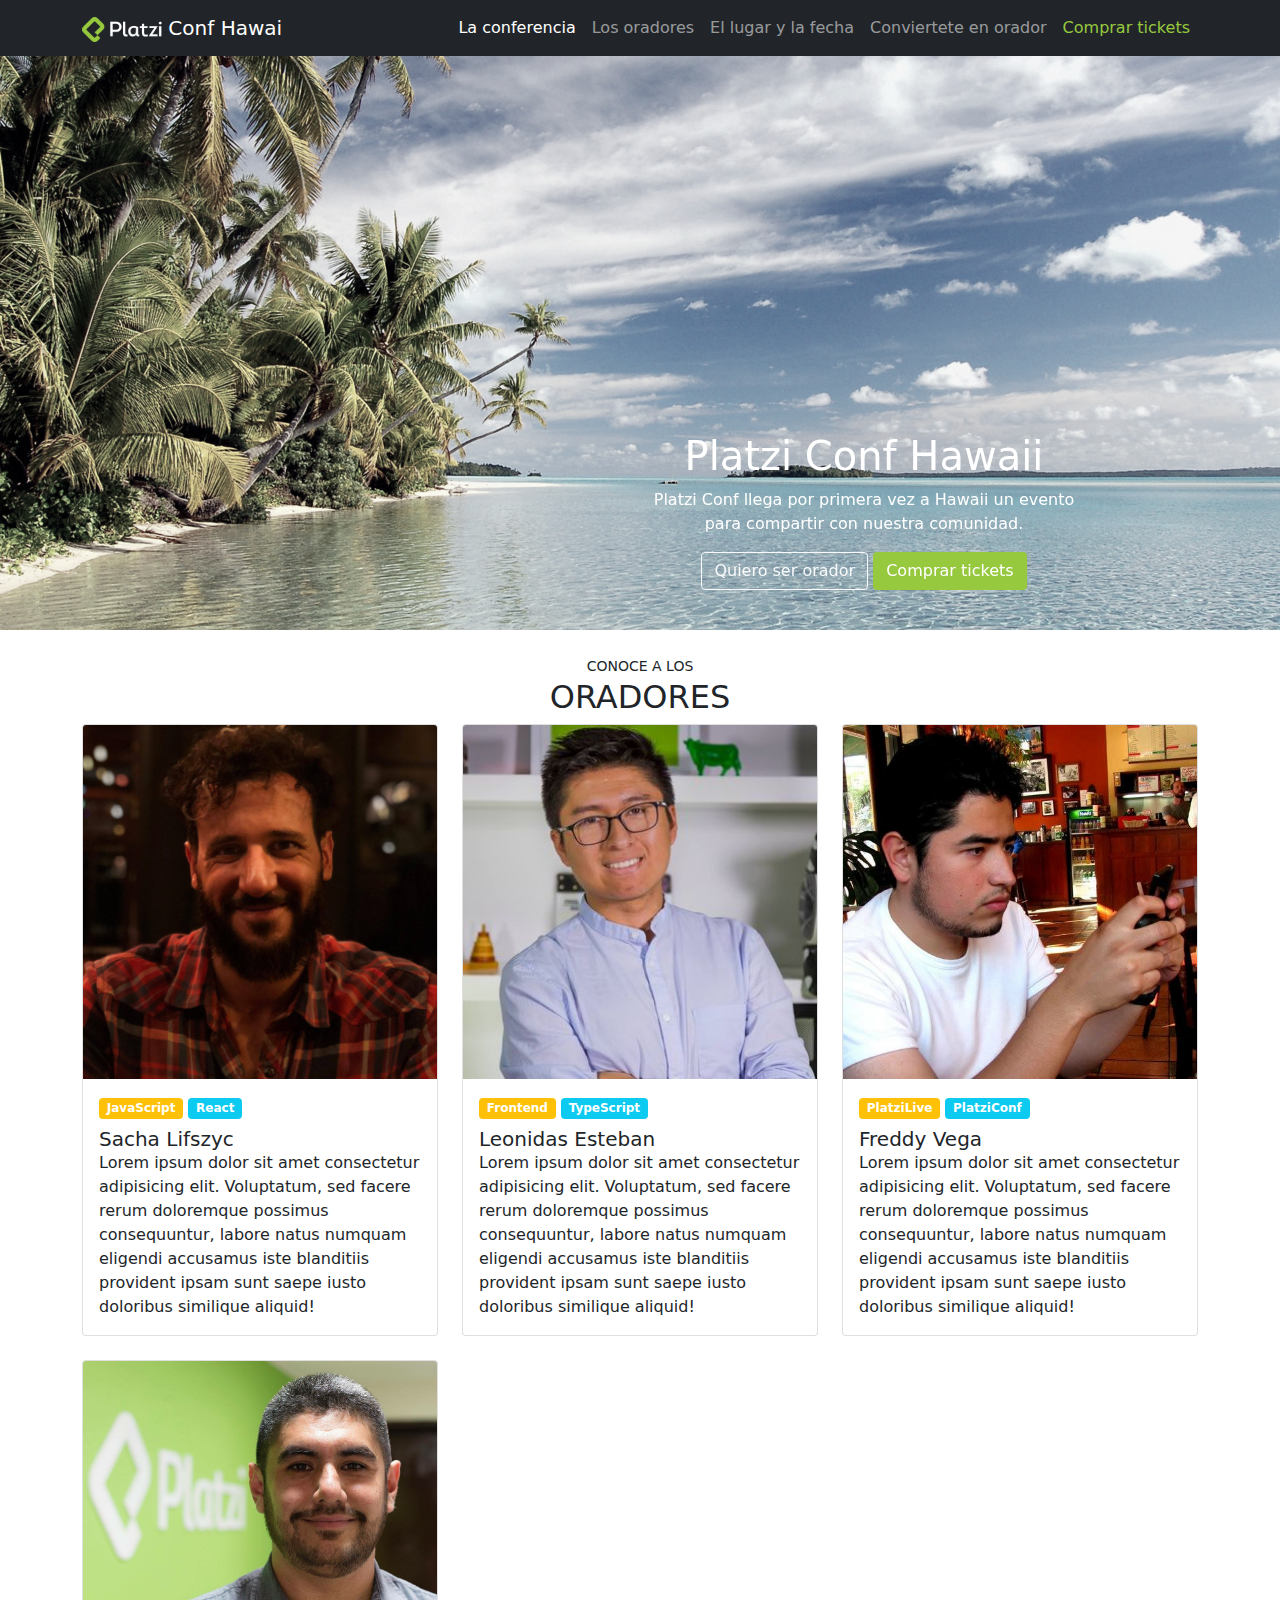
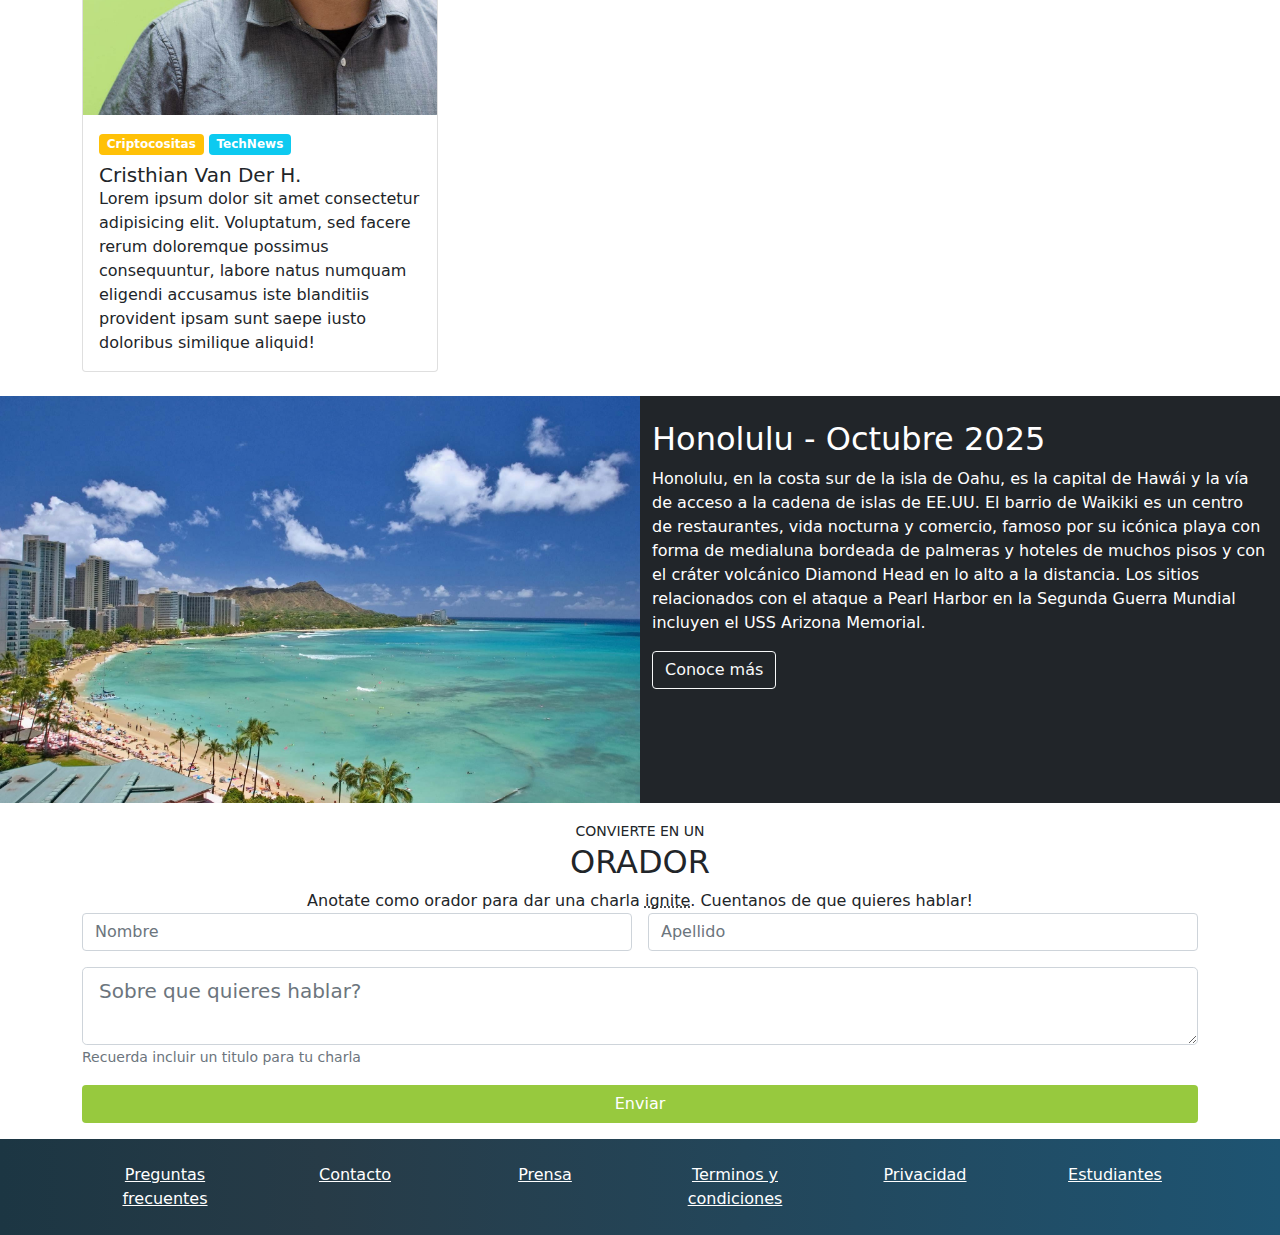
<file: index.html>
<!doctype html>
<html lang="en">
  <head>
    <!-- Required meta tags -->
    <meta charset="utf-8">
    <meta name="viewport" content="width=device-width, initial-scale=1">

    <!-- Bootstrap CSS -->
    <!-- <link href="https://cdn.jsdelivr.net/npm/bootstrap@5.0.1/dist/css/bootstrap.min.css" rel="stylesheet" integrity="sha384-+0n0xVW2eSR5OomGNYDnhzAbDsOXxcvSN1TPprVMTNDbiYZCxYbOOl7+AMvyTG2x" crossorigin="anonymous"> -->
    <link href="css/bootstrap.min.css" rel="stylesheet">
    <link href="css/index.css" rel="stylesheet">

    <title>Hello, world!</title>
  </head>
  <body data-bs-spy="scroll" data-bs-target="#navbar" data-bs-offset="56.52">
    <!-- Header -->
    <header>
        <nav id="nav" class="navbar navbar-expand-lg navbar-dark bg-dark fixed-top">
            <div class="container">
              <a class="navbar-brand" href="#">
                  <img src="assets/images/platzi-logo.png" alt="logo">
                  Conf Hawai
              </a>
              <button class="navbar-toggler" type="button" data-bs-toggle="collapse" data-bs-target="#navbar" aria-controls="navbarSupportedContent" aria-expanded="false" aria-label="Toggle navigation">
                <span class="navbar-toggler-icon"></span>
              </button>
              <div class="collapse navbar-collapse" id="navbar">
                <ul class="navbar-nav ms-auto mb-2 mb-lg-0">
                  <li class="nav-item">
                    <a class="nav-link" aria-current="page" href="#main">La conferencia</a>
                  </li>
                  <li class="nav-item">
                    <a class="nav-link" href="#speakers">Los oradores</a>
                  </li>
                  <li class="nav-item">
                    <a class="nav-link" href="#place-time">El lugar y la fecha</a>
                  </li>
                  <li class="nav-item">
                    <a class="nav-link" href="#conviertete-en-orador">Conviertete en orador</a>
                  </li>
                  <li class="nav-item">
                    <a class="nav-link text-platzi" href="#" data-bs-toggle="modal" data-bs-target="#modalCompra">Comprar tickets</a>
                  </li>                  
                </ul>                
              </div>
            </div>
        </nav>
    </header>
    
    <!-- /Header -->
    <!-- Main-->
    <main id="main">
      <div id="carouselExampleFade" class="carousel slide carousel-fade" data-bs-ride="carousel" data-bs-pause=“false”>
        <div class="carousel-inner">
          <div class="carousel-item active">
            <img src="assets/images/hawaii.jpg" class="d-block w-100" alt="Hawaii 1">
          </div>
          <div class="carousel-item">
            <img src="assets/images/hawaii.jpg" class="d-block w-100" alt="Hawaii 2">
          </div>
          <div class="carousel-item">
            <img src="assets/images/hawaii3.jpg" class="d-block w-100" alt="Hawaii 3">
          </div>          
        </div>
        <div class="overlay carousel-caption">
          <div class="container">
            <div class="row align-items-center">
              <div class="col-md-6 offset-md-6">
                <h1>Platzi Conf Hawaii</h1>
                <p class="d-none d-md-block">Platzi Conf llega por primera vez a Hawaii un evento para compartir con nuestra comunidad.</p>
                <a href="#" class="btn btn-outline-light">Quiero ser orador</a>
                <button type="button" class="btn btn-platzi" data-bs-toggle="modal" data-bs-target="#modalCompra">Comprar tickets</button>
              </div>
            </div>
          </div>
        </div>       
      </div>
    </main>    
    <!-- /Main-->

    <!-- Speakers-->
    <section id="speakers" class="mt-4">
      <div class="container">
        <div class="row">
          <div class="col text-center text-uppercase">
            <small>Conoce a los</small>
            <h2>Oradores</h2>            
          </div>
        </div>
        <div class="row">
          <div class="col-12 col-md-6 col-lg-4 mb-4">
            <div class="card">
              <img src="assets/speakers/sacha.jpg" class="card-img-top" alt="...">
              <div class="card-body">
                <div class="badges mb-2">
                  <span class="badge bg-warning">JavaScript</span>
                  <span class="badge bg-info">React</span>
                </div>
                <h5 class="card-title mb-0">Sacha Lifszyc</h5>
                <p class="card-text">Lorem ipsum dolor sit amet consectetur adipisicing elit. Voluptatum, sed facere rerum doloremque possimus consequuntur, labore natus numquam eligendi accusamus iste blanditiis provident ipsam sunt saepe iusto doloribus similique aliquid!</p>                
              </div>
            </div>
          </div>
          <div class="col-12 col-md-6 col-lg-4 mb-4">
            <div class="card">
              <img src="assets/speakers/leonidas2.jpeg" class="card-img-top" alt="...">
              <div class="card-body">
                <div class="badges mb-2">
                  <span class="badge bg-warning">Frontend</span>
                  <span class="badge bg-info">TypeScript</span>
                </div>
                <h5 class="card-title mb-0">Leonidas Esteban</h5>
                <p class="card-text">Lorem ipsum dolor sit amet consectetur adipisicing elit. Voluptatum, sed facere rerum doloremque possimus consequuntur, labore natus numquam eligendi accusamus iste blanditiis provident ipsam sunt saepe iusto doloribus similique aliquid!</p>                
              </div>
            </div>
          </div>
          <div class="col-12 col-md-6 col-lg-4 mb-4">
            <div class="card">
              <img src="assets/speakers/freddy.jpeg" class="card-img-top" alt="...">
              <div class="card-body">
                <div class="badges mb-2">
                  <span class="badge bg-warning">PlatziLive</span>
                  <span class="badge bg-info">PlatziConf</span>
                </div>
                <h5 class="card-title mb-0">Freddy Vega</h5>
                <p class="card-text">Lorem ipsum dolor sit amet consectetur adipisicing elit. Voluptatum, sed facere rerum doloremque possimus consequuntur, labore natus numquam eligendi accusamus iste blanditiis provident ipsam sunt saepe iusto doloribus similique aliquid!</p>                
              </div>
            </div>
          </div>
          <div class="col-12 col-md-6 col-lg-4 mb-4">
            <div class="card">
              <img src="assets/speakers/cvander.jpeg" class="card-img-top" alt="...">
              <div class="card-body">
                <div class="badges mb-2">
                  <span class="badge bg-warning">Criptocositas</span>
                  <span class="badge bg-info">TechNews </span>
                </div>
                <h5 class="card-title mb-0">Cristhian Van Der H.</h5>
                <p class="card-text">Lorem ipsum dolor sit amet consectetur adipisicing elit. Voluptatum, sed facere rerum doloremque possimus consequuntur, labore natus numquam eligendi accusamus iste blanditiis provident ipsam sunt saepe iusto doloribus similique aliquid!</p>                
              </div>
            </div>
          </div>          
        </div>
      </div>
    </section>
    <!-- /Speakers-->

    <!-- Lugar y Fecha-->
    <section id="place-time">
      <div class="container-fluid">
        <div class="row">
          <div class="col-12 col-lg-6 px-0">
            <img src="assets/images/honolulu.jpg" alt="honolulu" />
          </div>
          <div class="col-12 col-lg-6 pt-4 pb-4">
            <h2>Honolulu - Octubre 2025</h2>
            <p>Honolulu, en la costa sur de la isla de Oahu, es la capital de Hawái y la vía de acceso a la cadena de islas de EE.UU. El barrio de Waikiki es un centro de restaurantes, vida nocturna y comercio, famoso por su icónica playa con forma de medialuna bordeada de palmeras y hoteles de muchos pisos y con el cráter volcánico Diamond Head en lo alto a la distancia. Los sitios relacionados con el ataque a Pearl Harbor en la Segunda Guerra Mundial incluyen el USS Arizona Memorial. </p>
            <a class="btn btn-outline-light" href="#">Conoce más</a>
          </div>
        </div>        
      </div>
    </section>
    <!-- /Lugar y Fecha-->

    <!-- Convierte en orador -->
    <section id="conviertete-en-orador" class="pt-3 pb-3">
      <div class="container">
        <div class="row">
          <div class="col text-uppercase text-center">
            <small>Convierte en un</small>
            <h2>Orador</h2>
          </div>
        </div>
        <div class="row">
          <div class="col text-center">
            Anotate como orador para dar una charla <abbr data-bs-toggle="tooltip" data-bs-placement="top" title="Tooltip on top">ignite</abbr>.
            Cuentanos de que quieres hablar!            
          </div>
        </div>
        <div class="row">
          <div class="col">
            <form class="row g-3">
              <div class="col-md-6">
                <input type="text" class="form-control" placeholder="Nombre">
              </div>
              <div class="col-md-6">
                <input type="text" class="form-control" placeholder="Apellido">
              </div>
              <div class="col-md-12">
                <textarea name="text" class="form-control form-control-lg" 
                  placeholder="Sobre que quieres hablar?"></textarea>
                <small class="form-text text-muted">
                  Recuerda incluir un titulo para tu charla
                </small>
              </div>
              <div class="d-grid gap-2">
                <button type="button" class="btn btn-platzi">Enviar</button>
              </div>
            </form>
          </div>
        </div>
      </div>
    </section>
    <!-- /Convierte en orador -->

    <!-- Footer -->
    <footer id="footer" class="pb-4 pt-4">
        <div class="container">
            <div class="row text-center">
                <div class="col-12 col-lg">
                    <a href="#">Preguntas frecuentes</a>
                </div>
                <div class="col-12 col-lg">
                    <a href="#">Contacto</a>
                </div>
                <div class="col-12 col-lg">
                    <a href="#">Prensa</a>
                </div>
                <div class="col-12 col-lg">
                    <a href="#">Terminos y condiciones</a>
                </div>
                <div class="col-12 col-lg">
                    <a href="#">Privacidad</a>
                </div>
                <div class="col-12 col-lg">
                    <a href="#">Estudiantes</a>
                </div>
            </div>
        </div>
    </footer>
    <!-- /Footer -->

    <!-- Modal -->
    <div class="modal fade" id="modalCompra" tabindex="-1" aria-labelledby="exampleModalLabel" aria-hidden="true">
      <div class="modal-dialog">
        <div class="modal-content">
          <div class="modal-header">
            <h5 class="modal-title" id="exampleModalLabel">Comprar tickets</h5>
            <button type="button" class="btn-close" data-bs-dismiss="modal" aria-label="Close"></button>
          </div>
          <div class="modal-body">
            <fom>
              <div class="form-row">
                <div class="form-group col">
                  <div class="input-group mb-3">
                    <span class="input-group-text" id="basic-addon1">@</span>
                    <input type="text" class="form-control" placeholder="Username" aria-label="Username" aria-describedby="basic-addon1">
                  </div>
                </div>
              </div>
            </fom>
            <div class="alert alert-warning" role="alert">
              Recibirás un correo de confirmación si sales sorteado.
            </div>
          </div>
          <div class="modal-footer">
            <button type="button" class="btn btn-secondary" data-bs-dismiss="modal">Cancelar</button>
            <button type="button" class="btn btn-platzi">Comprar</button>
          </div>
        </div>
      </div>
    </div>
    <!-- /Modal -->

    <!-- Optional JavaScript; choose one of the two! -->

    <!-- Option 1: Bootstrap Bundle with Popper -->
    <!-- <script src="https://cdn.jsdelivr.net/npm/bootstrap@5.0.1/dist/js/bootstrap.bundle.min.js" integrity="sha384-gtEjrD/SeCtmISkJkNUaaKMoLD0//ElJ19smozuHV6z3Iehds+3Ulb9Bn9Plx0x4" crossorigin="anonymous"></script> -->
    <script src="js/bootstrap.bundle.min.js"></script>
    <script src="js/index.js"></script>

    <!-- Option 2: Separate Popper and Bootstrap JS -->
    <!--
    <script src="https://cdn.jsdelivr.net/npm/@popperjs/core@2.9.2/dist/umd/popper.min.js" integrity="sha384-IQsoLXl5PILFhosVNubq5LC7Qb9DXgDA9i+tQ8Zj3iwWAwPtgFTxbJ8NT4GN1R8p" crossorigin="anonymous"></script>
    <script src="https://cdn.jsdelivr.net/npm/bootstrap@5.0.1/dist/js/bootstrap.min.js" integrity="sha384-Atwg2Pkwv9vp0ygtn1JAojH0nYbwNJLPhwyoVbhoPwBhjQPR5VtM2+xf0Uwh9KtT" crossorigin="anonymous"></script>
    -->
  </body>
</html>
</file>
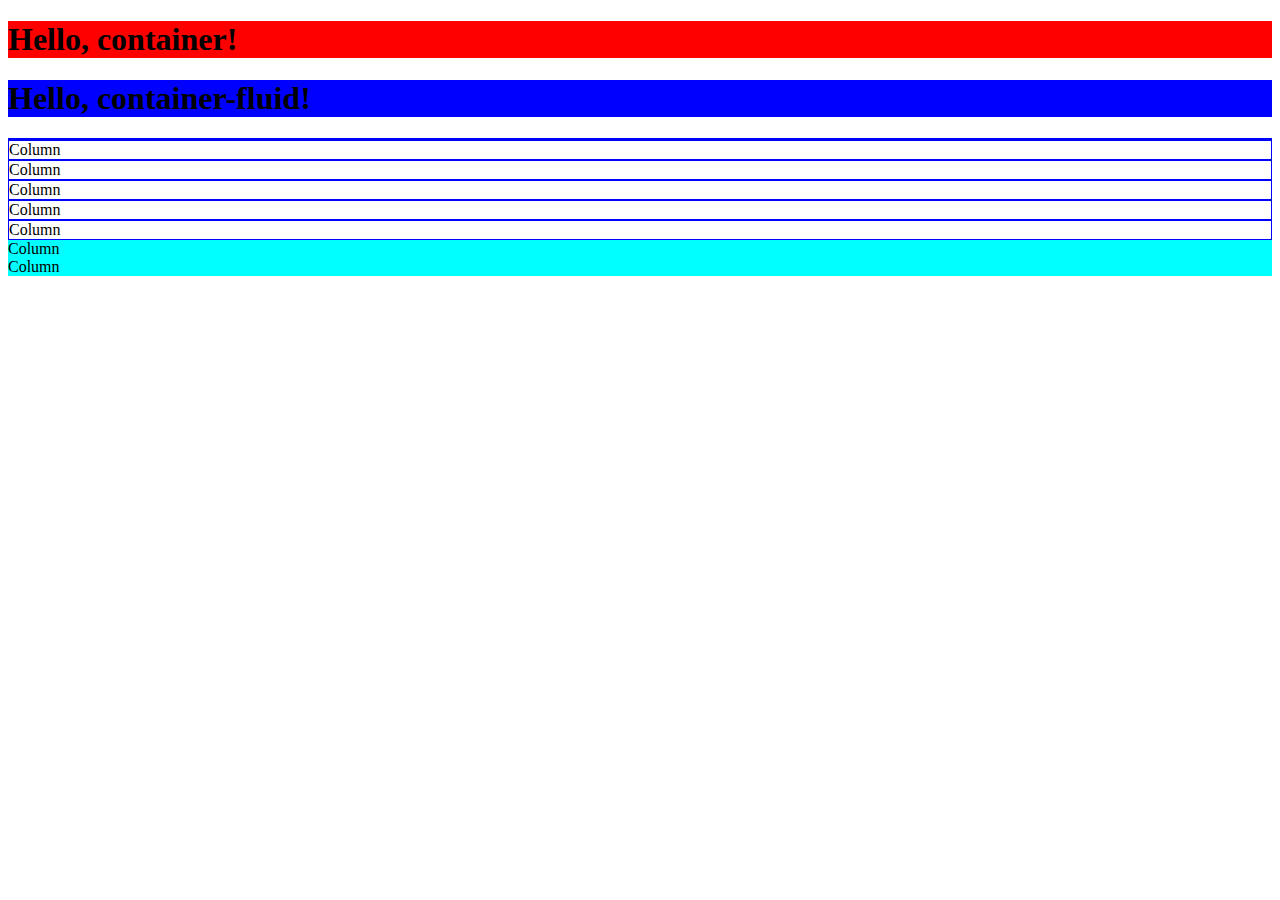
<file: container-bootstrap.html>
<!doctype html>
<html lang="en">
  <head>
    <!-- Required meta tags -->
    <meta charset="utf-8">
    <meta name="viewport" content="width=device-width, initial-scale=1">

    <!-- Bootstrap CSS -->
    <link href="https://cdn.jsdelivr.net/npm/bootstrap@5.0.1/dist/css/bootstrap.min.css" rel="stylesheet" integrity="sha384-+0n0xVW2eSR5OomGNYDnhzAbDsOXxcvSN1TPprVMTNDbiYZCxYbOOl7+AMvyTG2x" crossorigin="anonymous">
  <style>
    .col{
      border: 1px solid blue;
    }
  </style>
    <title>Hello, world!</title>
  </head>
  <body>
    <div class="container" style="background-color: red;">
        <h1>Hello, container!</h1>
        <div class="row"></div>
    </div>
    <div class="container-fluid" style="background-color: blue;">
        <h1>Hello, container-fluid!</h1>
        
    </div>  
    
    <form method="post" action="">
      <div class="row">
        
      </div>
      <div class="col"></div>
      <div class="text-center">

      </div>
      <div class="col-form-label-lg"></div>
    </form>
    <div class="container">
      <div class="row">
        <div class="col">
          Column
        </div>
        <div class="col">
          Column
        </div>        
      </div>
      <div class="row">
        <div class="col">
          Column
        </div>
        <div class="col">
          Column
        </div>
        <div class="col">
          Column
        </div>
      </div>
    </div>

    <div class="container">
      <div class="row" style="background-color: aqua;">
        <div class="col-6 border-2">
          Column
        </div>
        <div class="col-6 border-2">
          Column
        </div>        
      </div>
    </div>
    <!-- Optional JavaScript; choose one of the two! -->

    <!-- Option 1: Bootstrap Bundle with Popper -->
    <script src="https://cdn.jsdelivr.net/npm/bootstrap@5.0.1/dist/js/bootstrap.bundle.min.js" integrity="sha384-gtEjrD/SeCtmISkJkNUaaKMoLD0//ElJ19smozuHV6z3Iehds+3Ulb9Bn9Plx0x4" crossorigin="anonymous"></script>

    <!-- Option 2: Separate Popper and Bootstrap JS -->
    <!--
    <script src="https://cdn.jsdelivr.net/npm/@popperjs/core@2.9.2/dist/umd/popper.min.js" integrity="sha384-IQsoLXl5PILFhosVNubq5LC7Qb9DXgDA9i+tQ8Zj3iwWAwPtgFTxbJ8NT4GN1R8p" crossorigin="anonymous"></script>
    <script src="https://cdn.jsdelivr.net/npm/bootstrap@5.0.1/dist/js/bootstrap.min.js" integrity="sha384-Atwg2Pkwv9vp0ygtn1JAojH0nYbwNJLPhwyoVbhoPwBhjQPR5VtM2+xf0Uwh9KtT" crossorigin="anonymous"></script>
    -->
  </body>
</html>
</file>
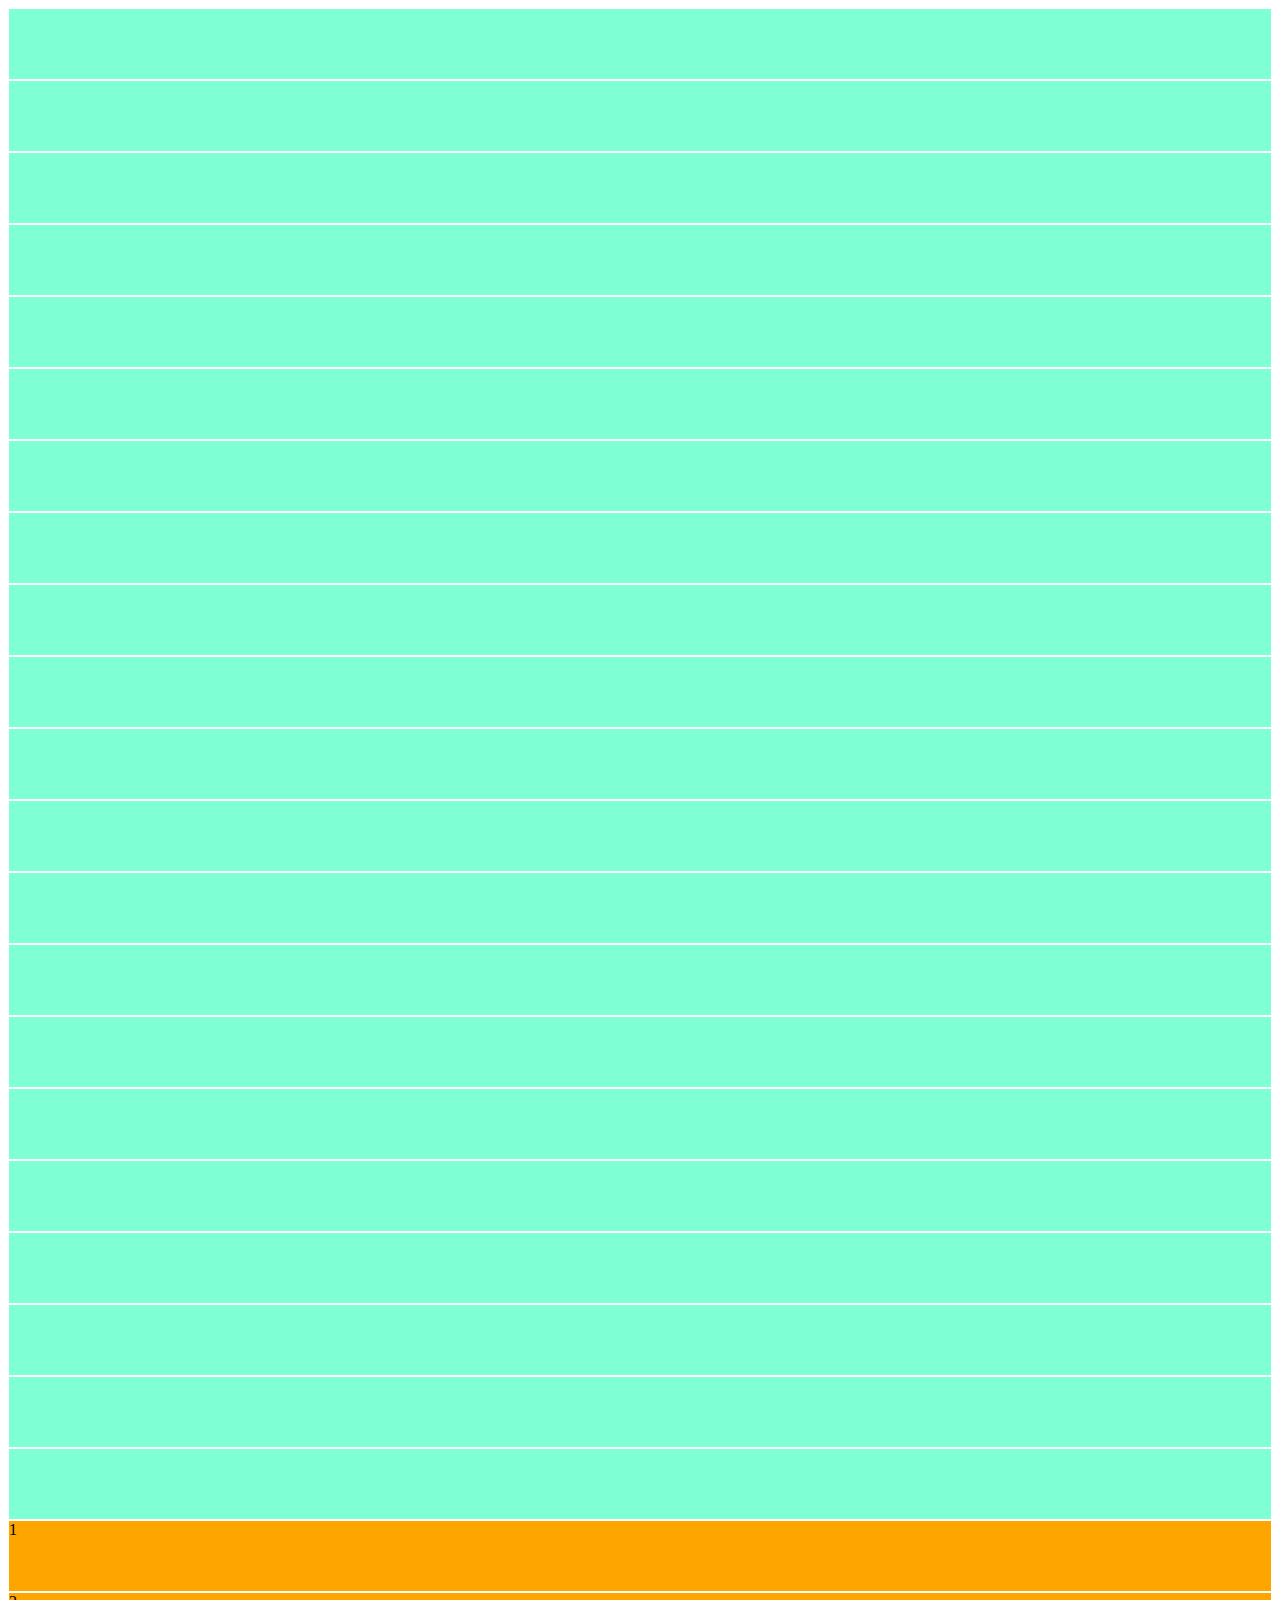
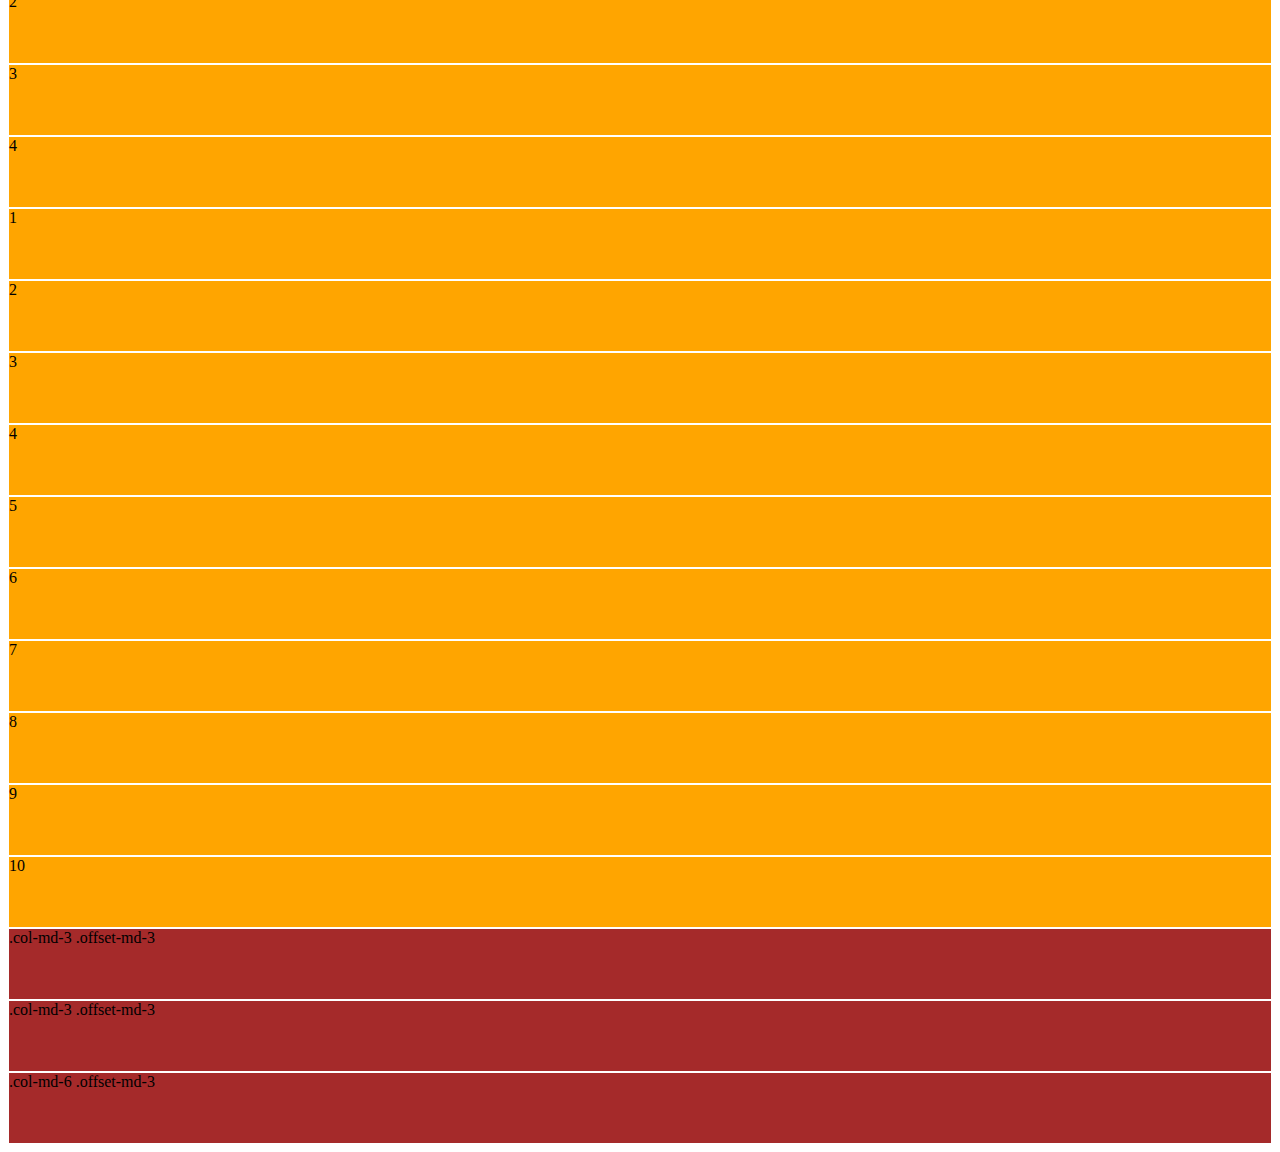
<file: grid-bootstrap-reto.html>
<!doctype html>
<html lang="en">
  <head>
    <!-- Required meta tags -->
    <meta charset="utf-8">
    <meta name="viewport" content="width=device-width, initial-scale=1">

    <!-- Bootstrap CSS -->
    <link href="https://cdn.jsdelivr.net/npm/bootstrap@5.0.1/dist/css/bootstrap.min.css" rel="stylesheet" integrity="sha384-+0n0xVW2eSR5OomGNYDnhzAbDsOXxcvSN1TPprVMTNDbiYZCxYbOOl7+AMvyTG2x" crossorigin="anonymous">
  <style>
    .col{
      border: 1px solid white;
      height: 70px;
    }
    .reto1 {
        background-color:aquamarine;
    }
    .reto2 {
      background-color:orange;
    }
    .reto3 {
      background-color:brown;
    }
  </style>
    <title>Hello, world!</title>
  </head>
  <body>
    <div class="container reto1">
      <div class="row">
          <div class="col"></div>
          <div class="col"></div>
          <div class="col"></div>
      </div>
      <div class="row">
          <div class="col"></div>
          <div class="col"></div>
          <div class="col"></div>
          <div class="col"></div>
          <div class="col"></div>
          <div class="col"></div>
          <div class="col"></div>
          <div class="col"></div>
          <div class="col"></div>
          <div class="col"></div>
      </div>
      <div class="row">
          <div class="col"></div>
          <div class="col"></div>            
      </div>
      <div class="row">
          <div class="col"></div>
          <div class="col"></div>
          <div class="col"></div>
          <div class="col"></div>
          <div class="col"></div>
      </div>
      <div class="row">
          <div class="col">                
          </div>
      </div>        
    </div>

    <div class="container reto2">
      <div class="row">
        <div class="col col-6 col-md">1</div>
        <div class="col col-6 col-md">2</div>
        <div class="col col-6 col-md">3</div>
        <div class="col col-6 col-md">4</div>
      </div>
      <div class="row">
        <div class="col col-12 col-md-6 col-lg">1</div>
        <div class="col col-12 col-md-6 col-lg">2</div>
        <div class="col col-12 col-md-6 col-lg">3</div>
        <div class="col col-12 col-md-6 col-lg">4</div>
        <div class="col col-12 col-md-6 col-lg">5</div>
        <div class="col col-12 col-md-6 col-lg">6</div>
        <div class="col col-12 col-md-6 col-lg">7</div>
        <div class="col col-12 col-md-6 col-lg">8</div>
        <div class="col col-12 col-md-6 col-lg">9</div>
        <div class="col col-12 col-md-6 col-lg">10</div>
      </div>       
    </div>

    <div class="container reto3">
      <div class="row">
        <div class="col col-md-3 offset-md-8">.col-md-3 .offset-md-3</div>        
      </div>
      <div class="row">
        <div class="col col-md-3 offset-md-3">.col-md-3 .offset-md-3</div>        
      </div>
      <div class="row">
        <div class="col col-md-3 col-sm-3 offset-sm-6 offset-lg-0">.col-md-6 .offset-md-3</div>
      </div>
    </div>
    <!-- Optional JavaScript; choose one of the two! -->

    <!-- Option 1: Bootstrap Bundle with Popper -->
    <script src="https://cdn.jsdelivr.net/npm/bootstrap@5.0.1/dist/js/bootstrap.bundle.min.js" integrity="sha384-gtEjrD/SeCtmISkJkNUaaKMoLD0//ElJ19smozuHV6z3Iehds+3Ulb9Bn9Plx0x4" crossorigin="anonymous"></script>

    <!-- Option 2: Separate Popper and Bootstrap JS -->
    <!--
    <script src="https://cdn.jsdelivr.net/npm/@popperjs/core@2.9.2/dist/umd/popper.min.js" integrity="sha384-IQsoLXl5PILFhosVNubq5LC7Qb9DXgDA9i+tQ8Zj3iwWAwPtgFTxbJ8NT4GN1R8p" crossorigin="anonymous"></script>
    <script src="https://cdn.jsdelivr.net/npm/bootstrap@5.0.1/dist/js/bootstrap.min.js" integrity="sha384-Atwg2Pkwv9vp0ygtn1JAojH0nYbwNJLPhwyoVbhoPwBhjQPR5VtM2+xf0Uwh9KtT" crossorigin="anonymous"></script>
    -->
  </body>
</html>
</file>
<file: css/index.css>
.text-platzi {
    color: #97c93e !important;
}

.btn-platzi {
    background-color:#97c93e;
    color:white;
}

.btn-platzi:hover {
    background-color:#81ad34;
    color:white;
}

#nav img {
    width: 80px;
}

#main .carousel-inner {
    max-height: 70vh;
    object-fit: cover;
    filter: grayscale(70%);
}

#carousel {
    position: relative;
}

#carousel .overlay {
    z-index: 1;
    position: absolute;
    top: 0;
    bottom: 0;
    left: 0;
    right: 0;
    background-color: rgba(0, 0, 0, 0.5);
    color: white;
}

#carousel .overlay .container,
#carousel .overlay .row{
    height: 100%;
}

#place-time {
    background-color: #212529!important;
    color: white;
}

#place-time img {
    width: 100%;
}

#footer {
    background: linear-gradient(90deg, #1c3643, #273b47 25%, #1e5472);
}

#footer a {
    color: white;
}
</file>
